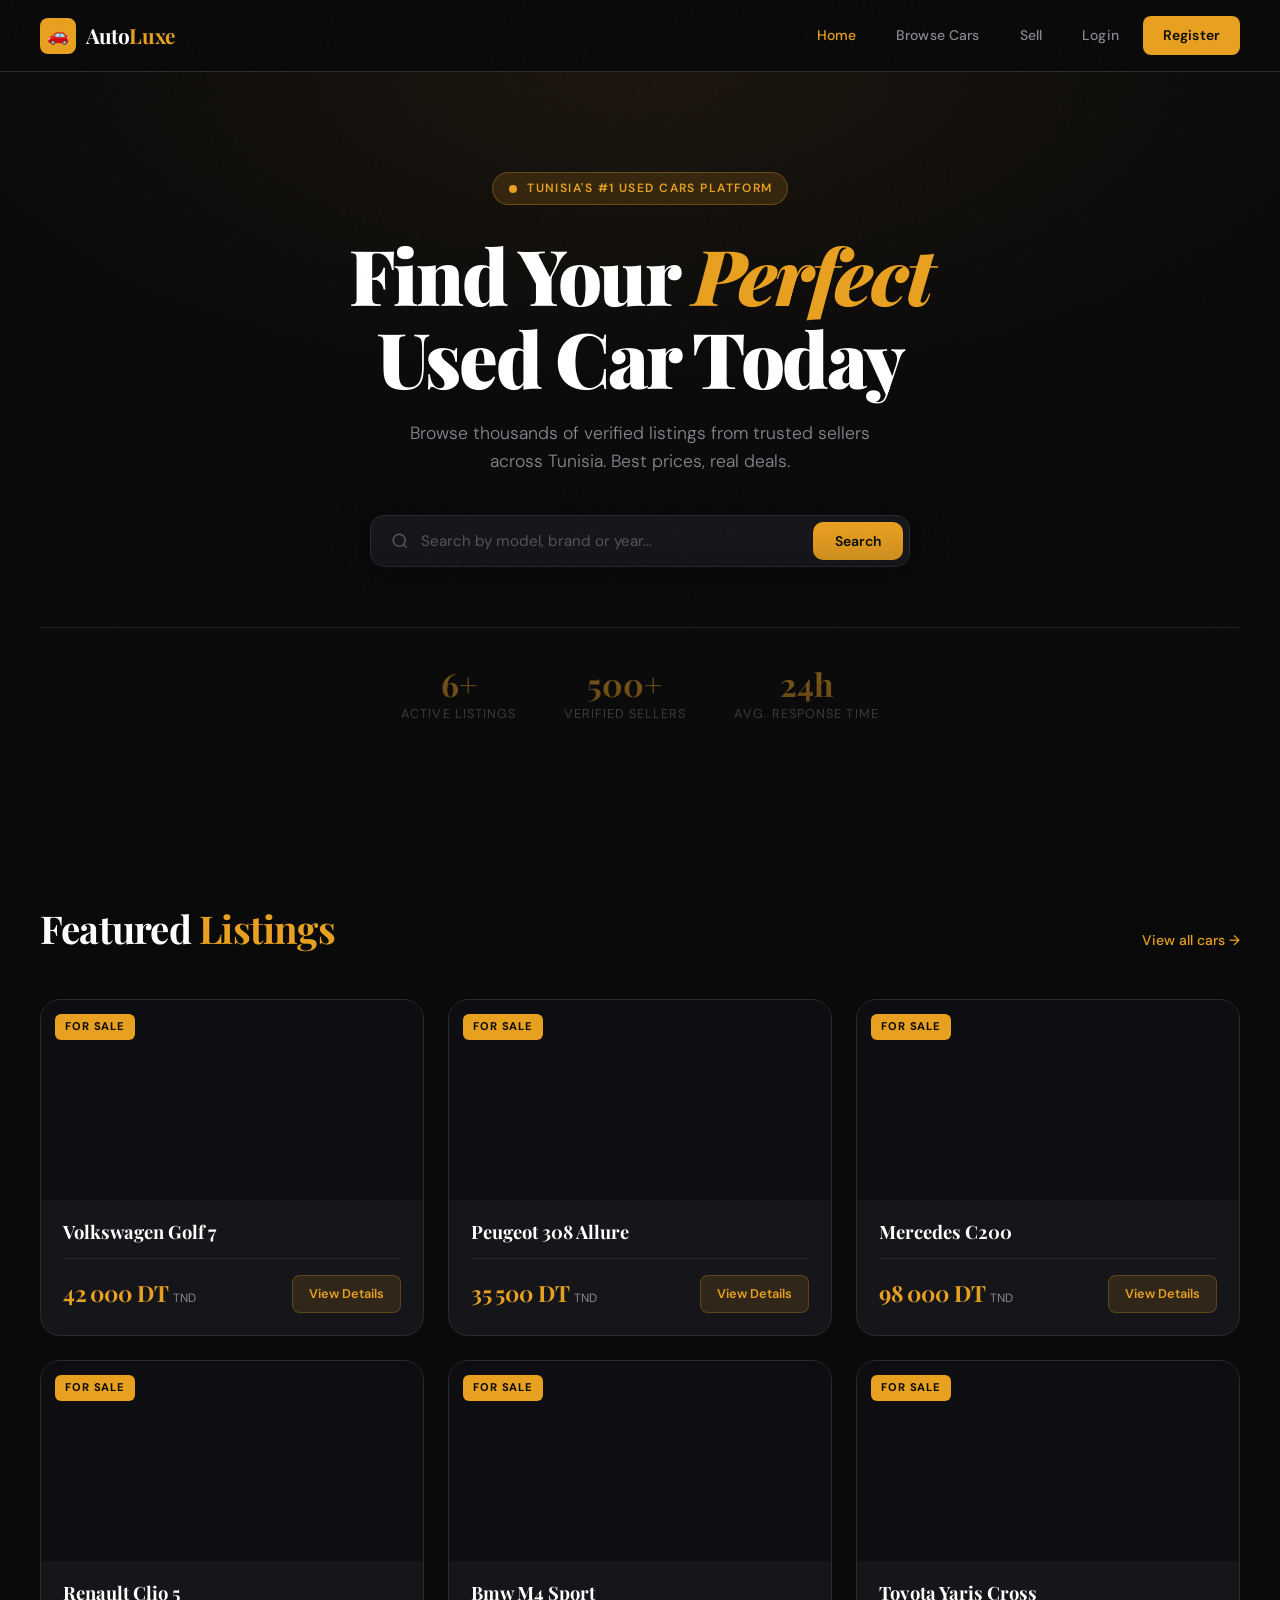
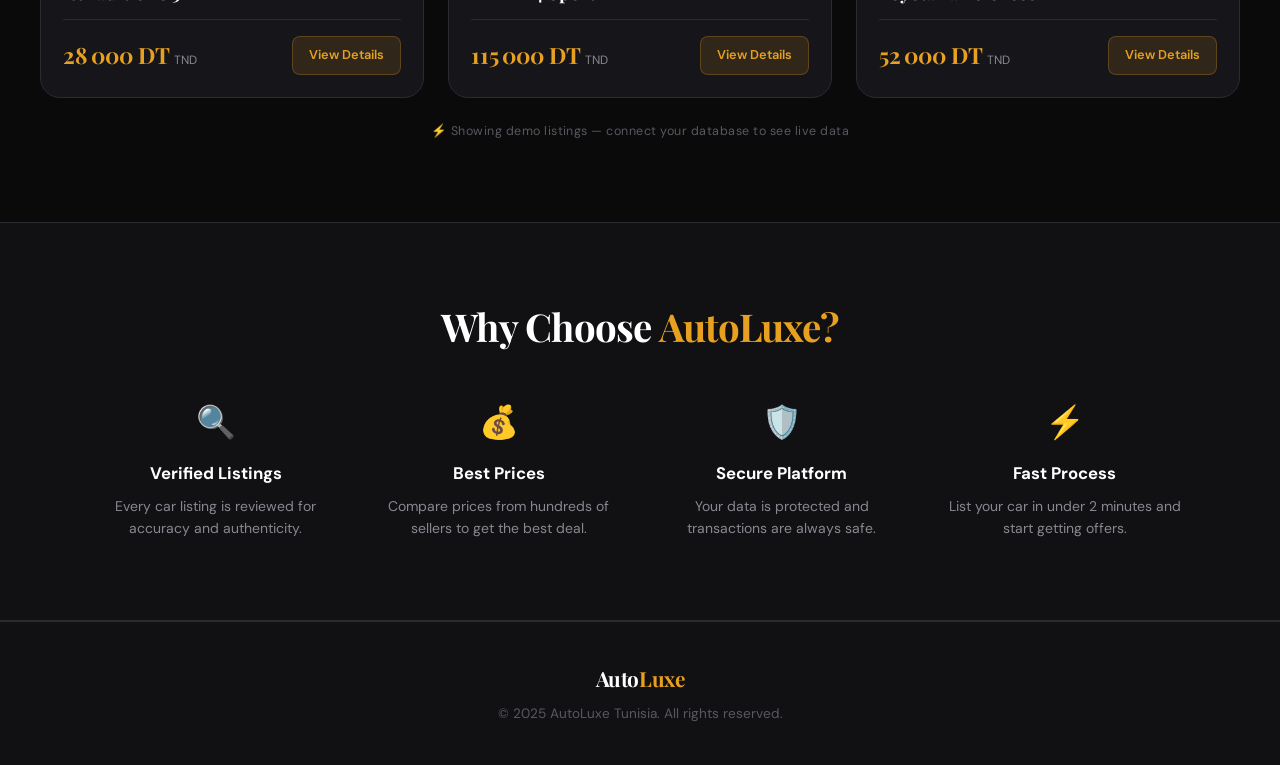
<file: index.html>
<!DOCTYPE html>
<html lang="en">
<head>
    <meta charset="UTF-8">
    <meta name="viewport" content="width=device-width, initial-scale=1.0">
    <title>AutoLuxe — Used Cars Marketplace Tunisia</title>
    <meta name="description" content="Find your dream car at the best prices in Tunisia. Thousands of verified used cars listed daily.">
    <link rel="stylesheet" href="style.css">
</head>
<body>
 
<!-- ── HEADER ── -->
<header>
    <a href="index.html" class="logo">
        <div class="logo-icon">🚗</div>
        <span class="logo-text">Auto<span>Luxe</span></span>
    </a>
    <nav>
        <a href="index.html" class="active">Home</a>
        <a href="products.html">Browse Cars</a>
        <a href="add_car.html">Sell</a>
        <a href="login.html">Login</a>
        <a href="register.html" class="btn-nav">Register</a>
    </nav>
</header>
 
<!-- ── HERO ── -->
<section class="hero">
    <div class="hero-eyebrow">
        <svg width="12" height="12" viewBox="0 0 12 12" fill="currentColor"><circle cx="6" cy="6" r="4"/></svg>
        Tunisia's #1 Used Cars Platform
    </div>
    <h1>Find Your <em>Perfect</em><br>Used Car Today</h1>
    <p>Browse thousands of verified listings from trusted sellers across Tunisia. Best prices, real deals.</p>
 
    <div class="search-wrap">
        <svg width="18" height="18" fill="none" stroke="currentColor" stroke-width="2" viewBox="0 0 24 24"><circle cx="11" cy="11" r="8"/><path d="m21 21-4.35-4.35"/></svg>
        <input type="text" id="search" placeholder="Search by model, brand or year...">
        <button class="search-btn" onclick="window.location.href='products.html'">Search</button>
    </div>
 
    <div class="hero-stats">
        <div class="stat-item">
            <div class="stat-num" id="stat-count">—</div>
            <div class="stat-label">Active Listings</div>
        </div>
        <div class="stat-item">
            <div class="stat-num">500+</div>
            <div class="stat-label">Verified Sellers</div>
        </div>
        <div class="stat-item">
            <div class="stat-num">24h</div>
            <div class="stat-label">Avg. Response Time</div>
        </div>
    </div>
</section>
 
<!-- ── FEATURED CARS ── -->
<div class="section">
    <div class="section-header">
        <h2 class="section-title">Featured <span>Listings</span></h2>
        <a href="products.html" class="section-link">View all cars →</a>
    </div>
    <div id="car-list" class="grid">
        <!-- Skeletons -->
        <div class="skeleton"><div class="skeleton-img"></div><div class="skeleton-body"><div class="skeleton-line w-40"></div><div class="skeleton-line w-80"></div><div class="skeleton-line w-60"></div></div></div>
        <div class="skeleton"><div class="skeleton-img"></div><div class="skeleton-body"><div class="skeleton-line w-40"></div><div class="skeleton-line w-80"></div><div class="skeleton-line w-60"></div></div></div>
        <div class="skeleton"><div class="skeleton-img"></div><div class="skeleton-body"><div class="skeleton-line w-40"></div><div class="skeleton-line w-80"></div><div class="skeleton-line w-60"></div></div></div>
    </div>
</div>
 
<!-- ── WHY US ── -->
<div style="background: var(--dark); border-top: 1px solid var(--border); border-bottom: 1px solid var(--border); padding: 80px 40px;">
    <div style="max-width:1100px; margin: 0 auto;">
        <h2 class="section-title" style="text-align:center; margin-bottom: 48px;">Why Choose <span>AutoLuxe?</span></h2>
        <div style="display: grid; grid-template-columns: repeat(auto-fit, minmax(220px, 1fr)); gap: 32px;">
            <div style="text-align: center;">
                <div style="font-size: 2rem; margin-bottom: 12px;">🔍</div>
                <h3 style="color: var(--white); margin-bottom: 8px; font-size: 1.05rem;">Verified Listings</h3>
                <p style="color: var(--text-muted); font-size: 0.875rem; line-height: 1.6;">Every car listing is reviewed for accuracy and authenticity.</p>
            </div>
            <div style="text-align: center;">
                <div style="font-size: 2rem; margin-bottom: 12px;">💰</div>
                <h3 style="color: var(--white); margin-bottom: 8px; font-size: 1.05rem;">Best Prices</h3>
                <p style="color: var(--text-muted); font-size: 0.875rem; line-height: 1.6;">Compare prices from hundreds of sellers to get the best deal.</p>
            </div>
            <div style="text-align: center;">
                <div style="font-size: 2rem; margin-bottom: 12px;">🛡️</div>
                <h3 style="color: var(--white); margin-bottom: 8px; font-size: 1.05rem;">Secure Platform</h3>
                <p style="color: var(--text-muted); font-size: 0.875rem; line-height: 1.6;">Your data is protected and transactions are always safe.</p>
            </div>
            <div style="text-align: center;">
                <div style="font-size: 2rem; margin-bottom: 12px;">⚡</div>
                <h3 style="color: var(--white); margin-bottom: 8px; font-size: 1.05rem;">Fast Process</h3>
                <p style="color: var(--text-muted); font-size: 0.875rem; line-height: 1.6;">List your car in under 2 minutes and start getting offers.</p>
            </div>
        </div>
    </div>
</div>
 
<footer>
    <p style="margin-bottom: 8px;">
        <span class="logo-text">Auto<span style="color: var(--amber);">Luxe</span></span>
    </p>
    <p>© 2025 AutoLuxe Tunisia. All rights reserved.</p>
</footer>
 
<div class="toast-container" id="toasts"></div>
<script src="script.js"></script>
</body>
</html>
</file>
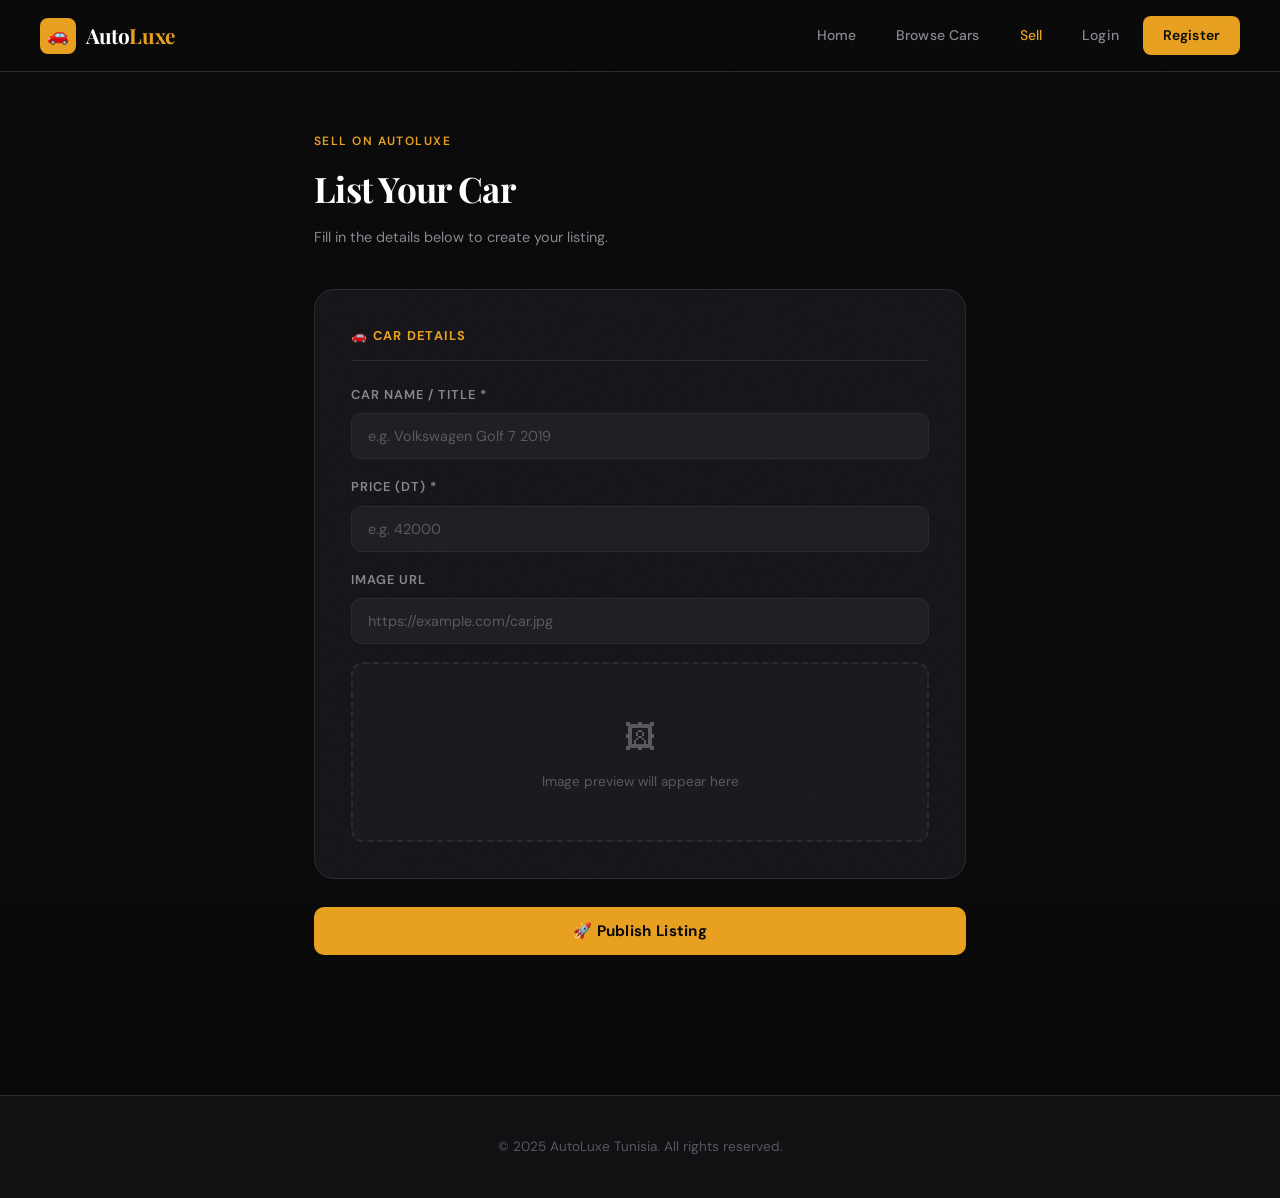
<file: add_car.html>
<!DOCTYPE html>
<html lang="en">
<head>
    <meta charset="UTF-8">
    <meta name="viewport" content="width=device-width, initial-scale=1.0">
    <title>Sell Your Car — AutoLuxe</title>
    <link rel="stylesheet" href="style.css">
</head>
<body>
 
<header>
    <a href="index.html" class="logo">
        <div class="logo-icon">🚗</div>
        <span class="logo-text">Auto<span>Luxe</span></span>
    </a>
    <nav>
        <a href="index.html">Home</a>
        <a href="products.html">Browse Cars</a>
        <a href="add_car.html" class="active">Sell</a>
        <a href="login.html">Login</a>
        <a href="register.html" class="btn-nav">Register</a>
    </nav>
</header>
 
<div class="add-car-page">
    <div class="page-header">
        <div class="eyebrow">Sell on AutoLuxe</div>
        <h1>List Your Car</h1>
        <p style="color: var(--text-muted); margin-top: 8px; font-size: 0.9rem;">Fill in the details below to create your listing.</p>
    </div>
 
    <form id="carForm">
        <div class="form-section">
            <div class="form-section-title">🚗 Car Details</div>
 
            <div class="form-group">
                <label for="title">Car Name / Title *</label>
                <input type="text" id="title" name="title" placeholder="e.g. Volkswagen Golf 7 2019" required>
            </div>
 
            <div class="form-group">
                <label for="price">Price (DT) *</label>
                <input type="number" id="price" name="price" placeholder="e.g. 42000" required min="0">
            </div>
 
            <div class="form-group">
                <label for="image">Image URL</label>
                <input type="url" id="image" name="image" placeholder="https://example.com/car.jpg">
            </div>
 
            <div class="image-preview-wrap" id="imagePreview">
                <div class="image-placeholder">
                    <div style="font-size: 2rem; margin-bottom: 8px;">🖼</div>
                    <div>Image preview will appear here</div>
                </div>
            </div>
        </div>
 
        <div id="alert-msg"></div>
 
        <button type="submit" class="btn-primary" id="submitBtn">
            🚀 Publish Listing
        </button>
    </form>
</div>
 
<footer>
    <p>© 2025 AutoLuxe Tunisia. All rights reserved.</p>
</footer>
 
<div class="toast-container" id="toasts"></div>
<script src="script.js"></script>
<script>
document.getElementById('image').addEventListener('input', function() {
    const wrap = document.getElementById('imagePreview');
    const url = this.value.trim();
    if (url) {
        wrap.innerHTML = '<img src="' + url + '" alt="Preview" onerror="this.parentElement.innerHTML=\'<div class=\\\"image-placeholder\\\"><div style=\\\"font-size:2rem;margin-bottom:8px\\\">❌</div><div>Could not load image</div></div>\'">';
    } else {
        wrap.innerHTML = '<div class="image-placeholder"><div style="font-size: 2rem; margin-bottom: 8px;">🖼</div><div>Image preview will appear here</div></div>';
    }
});
</script>
</body>
</html>
</file>
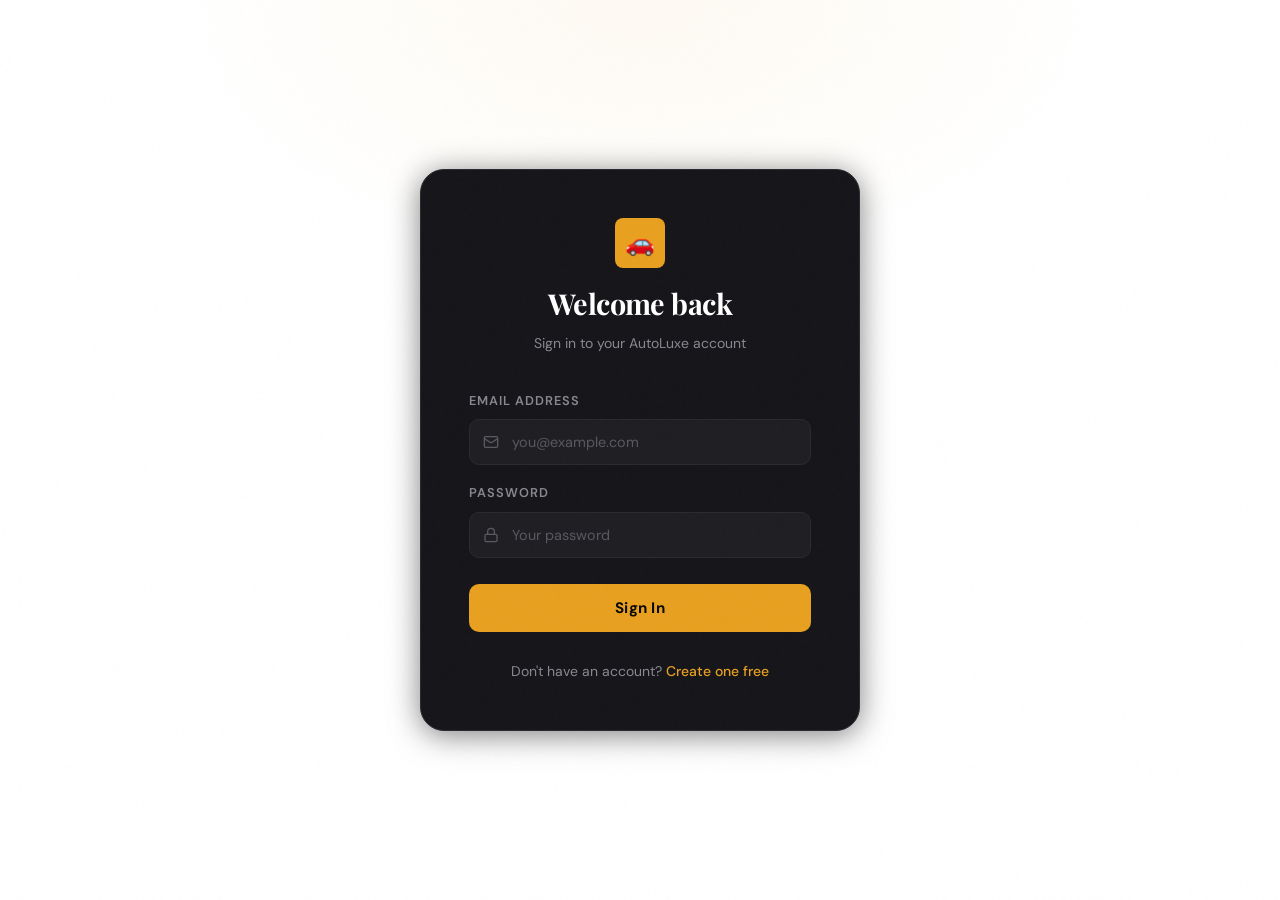
<file: login.html>
<!DOCTYPE html>
<html lang="en">
<head>
    <meta charset="UTF-8">
    <meta name="viewport" content="width=device-width, initial-scale=1.0">
    <title>Login — AutoLuxe</title>
    <link rel="stylesheet" href="style.css">
</head>
<body class="form-page">
 
<div class="form-card">
    <div class="form-logo">
        <a href="index.html" style="text-decoration:none; display:inline-block;">
            <div class="logo-icon" style="margin: 0 auto; width: 50px; height: 50px; font-size: 24px;">🚗</div>
        </a>
        <h2>Welcome back</h2>
        <p>Sign in to your AutoLuxe account</p>
    </div>
 
    <div id="alert-msg"></div>
 
    <form action="login_process.php" method="POST" id="loginForm">
        <div class="form-group">
            <label for="email">Email Address</label>
            <div class="input-group">
                <svg width="16" height="16" fill="none" stroke="currentColor" stroke-width="2" viewBox="0 0 24 24"><rect width="20" height="16" x="2" y="4" rx="2"/><path d="m22 7-8.97 5.7a1.94 1.94 0 0 1-2.06 0L2 7"/></svg>
                <input type="email" id="email" name="email" placeholder="you@example.com" required autocomplete="email">
            </div>
        </div>
 
        <div class="form-group">
            <label for="password">Password</label>
            <div class="input-group">
                <svg width="16" height="16" fill="none" stroke="currentColor" stroke-width="2" viewBox="0 0 24 24"><rect width="18" height="11" x="3" y="11" rx="2" ry="2"/><path d="M7 11V7a5 5 0 0 1 10 0v4"/></svg>
                <input type="password" id="password" name="password" placeholder="Your password" required autocomplete="current-password">
            </div>
        </div>
 
        <button type="submit" class="btn-primary" id="submitBtn">Sign In</button>
    </form>
 
    <div class="form-footer">
        Don't have an account? <a href="register.html">Create one free</a>
    </div>
</div>
 
<script>
// Client-side UX improvements
document.getElementById('loginForm').addEventListener('submit', function(e) {
    const btn = document.getElementById('submitBtn');
    btn.disabled = true;
    btn.textContent = 'Signing in…';
});
</script>
</body>
</html>
</file>
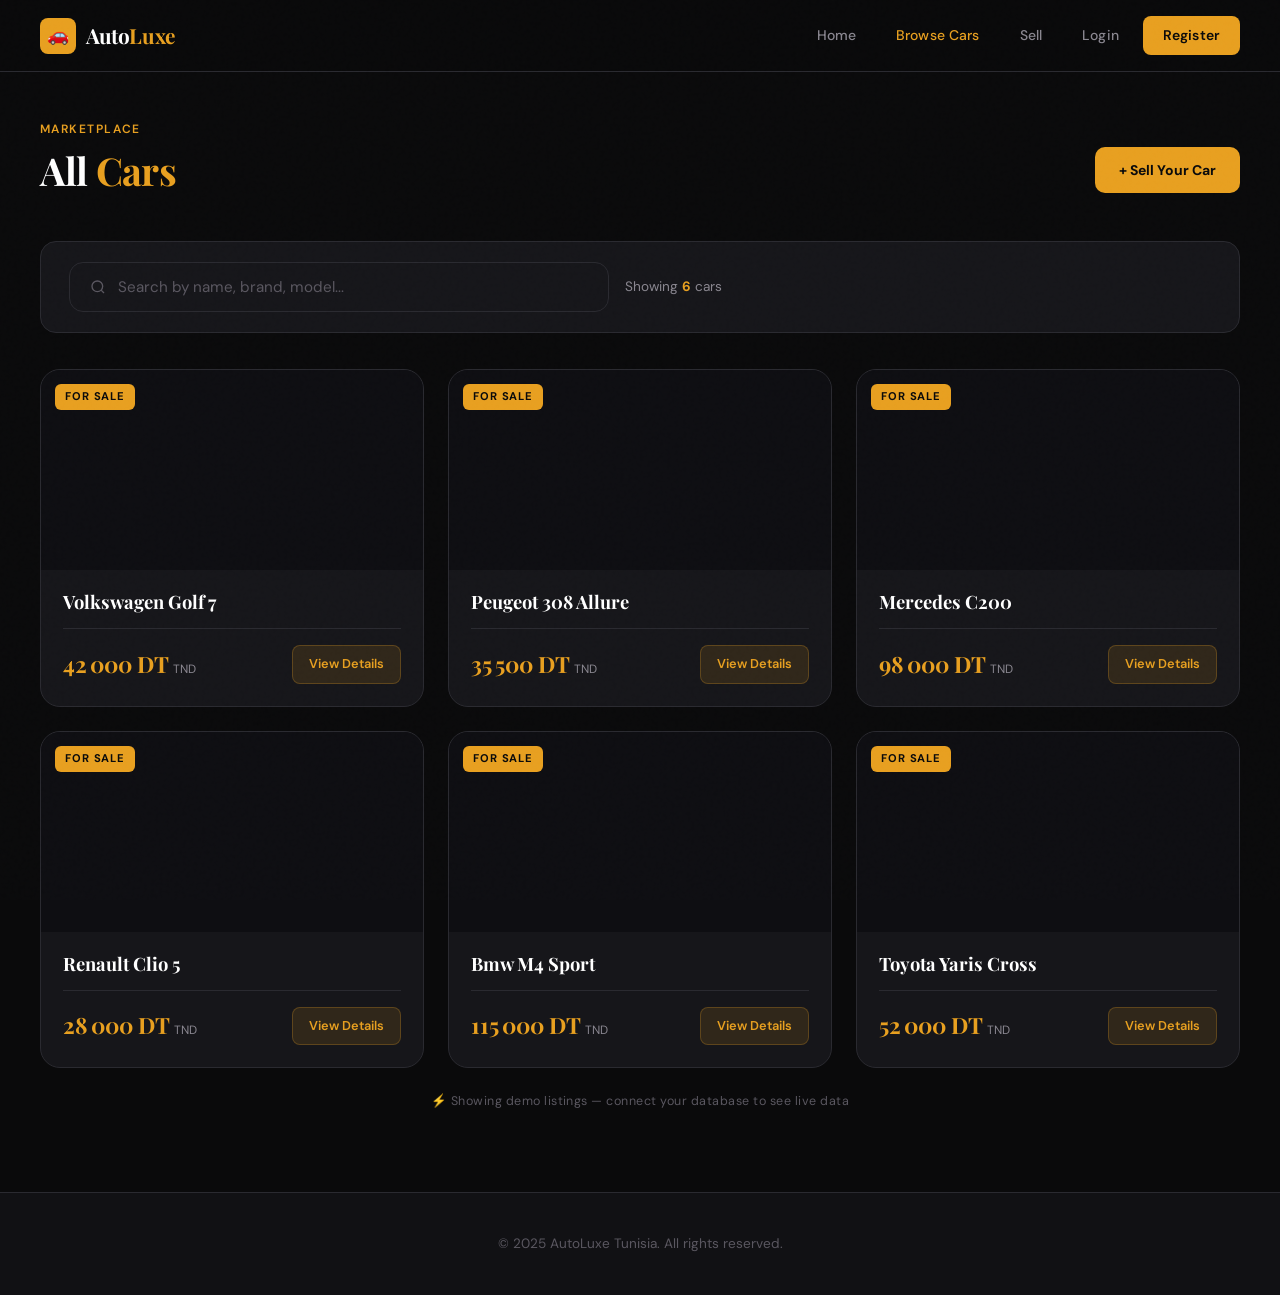
<file: products.html>
<!DOCTYPE html>
<html lang="en">
<head>
    <meta charset="UTF-8">
    <meta name="viewport" content="width=device-width, initial-scale=1.0">
    <title>Browse Cars — AutoLuxe</title>
    <link rel="stylesheet" href="style.css">
    <style>
        .filter-bar {
            background: var(--dark-card);
            border: 1px solid var(--border);
            border-radius: 16px;
            padding: 20px 28px;
            margin-bottom: 36px;
            display: flex;
            align-items: center;
            gap: 16px;
            flex-wrap: wrap;
        }
        .filter-bar .search-wrap {
            flex: 1;
            min-width: 220px;
            margin: 0;
            box-shadow: none;
        }
        .filter-count {
            font-size: 0.85rem;
            color: var(--text-muted);
            white-space: nowrap;
        }
        .filter-count strong { color: var(--amber); }
    </style>
</head>
<body>
 
<header>
    <a href="index.html" class="logo">
        <div class="logo-icon">🚗</div>
        <span class="logo-text">Auto<span>Luxe</span></span>
    </a>
    <nav>
        <a href="index.html">Home</a>
        <a href="products.html" class="active">Browse Cars</a>
        <a href="add_car.html">Sell</a>
        <a href="login.html">Login</a>
        <a href="register.html" class="btn-nav">Register</a>
    </nav>
</header>
 
<div class="section" style="padding-top: 48px;">
    <div class="section-header">
        <div>
            <div style="font-size: 0.75rem; font-weight: 600; letter-spacing: 0.12em; text-transform: uppercase; color: var(--amber); margin-bottom: 8px;">Marketplace</div>
            <h1 class="section-title">All <span>Cars</span></h1>
        </div>
        <a href="add_car.html" style="background: var(--amber); color: var(--black); padding: 12px 24px; border-radius: 10px; text-decoration: none; font-weight: 700; font-size: 0.875rem; transition: var(--transition);" onmouseover="this.style.background='#f5c460'" onmouseout="this.style.background='#e8a020'">+ Sell Your Car</a>
    </div>
 
    <div class="filter-bar">
        <div class="search-wrap" style="flex:1; min-width: 200px; margin: 0; box-shadow: none;">
            <svg width="16" height="16" fill="none" stroke="currentColor" stroke-width="2" viewBox="0 0 24 24"><circle cx="11" cy="11" r="8"/><path d="m21 21-4.35-4.35"/></svg>
            <input type="text" id="search" placeholder="Search by name, brand, model...">
        </div>
        <div class="filter-count">Showing <strong id="car-count">—</strong> cars</div>
    </div>
 
    <div id="car-list" class="grid">
        <div class="skeleton"><div class="skeleton-img"></div><div class="skeleton-body"><div class="skeleton-line w-40"></div><div class="skeleton-line w-80"></div><div class="skeleton-line w-60"></div></div></div>
        <div class="skeleton"><div class="skeleton-img"></div><div class="skeleton-body"><div class="skeleton-line w-40"></div><div class="skeleton-line w-80"></div><div class="skeleton-line w-60"></div></div></div>
        <div class="skeleton"><div class="skeleton-img"></div><div class="skeleton-body"><div class="skeleton-line w-40"></div><div class="skeleton-line w-80"></div><div class="skeleton-line w-60"></div></div></div>
        <div class="skeleton"><div class="skeleton-img"></div><div class="skeleton-body"><div class="skeleton-line w-40"></div><div class="skeleton-line w-80"></div><div class="skeleton-line w-60"></div></div></div>
    </div>
</div>
 
<footer>
    <p>© 2025 AutoLuxe Tunisia. All rights reserved.</p>
</footer>
 
<div class="toast-container" id="toasts"></div>
<script src="script.js"></script>
</body>
</html>
</file>
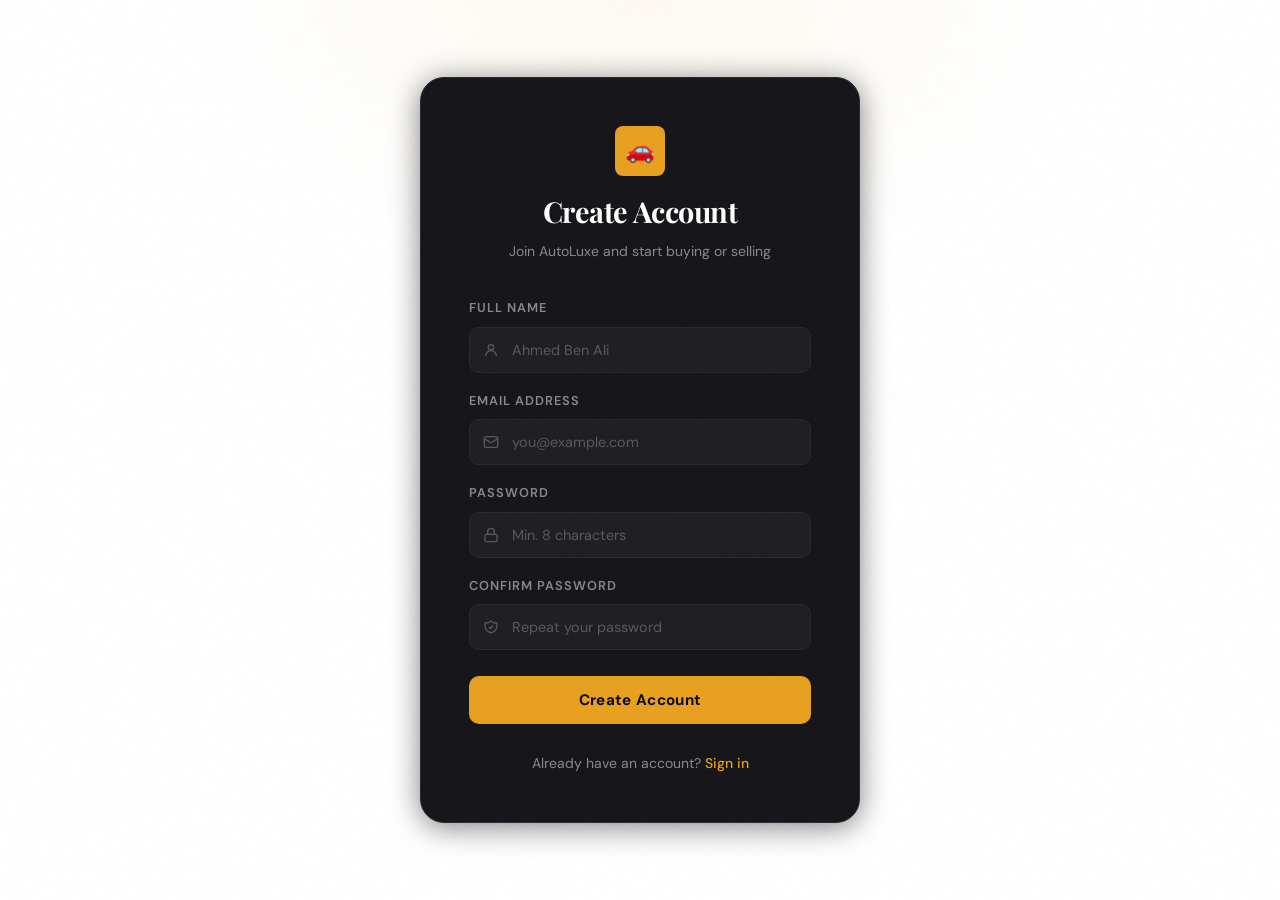
<file: register.html>
<!DOCTYPE html>
<html lang="en">
<head>
    <meta charset="UTF-8">
    <meta name="viewport" content="width=device-width, initial-scale=1.0">
    <title>Register — AutoLuxe</title>
    <link rel="stylesheet" href="style.css">
</head>
<body class="form-page">
 
<div class="form-card">
    <div class="form-logo">
        <a href="index.html" style="text-decoration:none; display:inline-block;">
            <div class="logo-icon" style="margin: 0 auto; width: 50px; height: 50px; font-size: 24px;">🚗</div>
        </a>
        <h2>Create Account</h2>
        <p>Join AutoLuxe and start buying or selling</p>
    </div>
 
    <form action="register.php" method="POST" id="registerForm">
        <div class="form-group">
            <label for="name">Full Name</label>
            <div class="input-group">
                <svg width="16" height="16" fill="none" stroke="currentColor" stroke-width="2" viewBox="0 0 24 24"><circle cx="12" cy="8" r="4"/><path d="M20 21a8 8 0 1 0-16 0"/></svg>
                <input type="text" id="name" name="name" placeholder="Ahmed Ben Ali" required autocomplete="name">
            </div>
        </div>
 
        <div class="form-group">
            <label for="email">Email Address</label>
            <div class="input-group">
                <svg width="16" height="16" fill="none" stroke="currentColor" stroke-width="2" viewBox="0 0 24 24"><rect width="20" height="16" x="2" y="4" rx="2"/><path d="m22 7-8.97 5.7a1.94 1.94 0 0 1-2.06 0L2 7"/></svg>
                <input type="email" id="email" name="email" placeholder="you@example.com" required autocomplete="email">
            </div>
        </div>
 
        <div class="form-group">
            <label for="password">Password</label>
            <div class="input-group">
                <svg width="16" height="16" fill="none" stroke="currentColor" stroke-width="2" viewBox="0 0 24 24"><rect width="18" height="11" x="3" y="11" rx="2" ry="2"/><path d="M7 11V7a5 5 0 0 1 10 0v4"/></svg>
                <input type="password" id="password" name="password" placeholder="Min. 8 characters" required autocomplete="new-password" minlength="8">
            </div>
        </div>
 
        <div class="form-group">
            <label for="confirm">Confirm Password</label>
            <div class="input-group">
                <svg width="16" height="16" fill="none" stroke="currentColor" stroke-width="2" viewBox="0 0 24 24"><path d="M9 12l2 2 4-4m5.618-4.016A11.955 11.955 0 0 1 12 2.944a11.955 11.955 0 0 1-8.618 3.04A12.02 12.02 0 0 0 3 9c0 5.591 3.824 10.29 9 11.622 5.176-1.332 9-6.03 9-11.622 0-1.042-.133-2.052-.382-3.016z"/></svg>
                <input type="password" id="confirm" name="confirm" placeholder="Repeat your password" required autocomplete="new-password">
            </div>
        </div>
 
        <div id="alert-msg"></div>
 
        <button type="submit" class="btn-primary" id="submitBtn">Create Account</button>
    </form>
 
    <div class="form-footer">
        Already have an account? <a href="login.html">Sign in</a>
    </div>
</div>
 
<script>
document.getElementById('registerForm').addEventListener('submit', function(e) {
    const pass = document.getElementById('password').value;
    const confirm = document.getElementById('confirm').value;
    const alertBox = document.getElementById('alert-msg');
 
    if (pass !== confirm) {
        e.preventDefault();
        alertBox.innerHTML = '<div class="alert alert-error">⚠️ Passwords do not match.</div>';
        return;
    }
 
    const btn = document.getElementById('submitBtn');
    btn.disabled = true;
    btn.textContent = 'Creating account…';
});
</script>
</body>
</html>
</file>
<file: style.css>
@import url('https://fonts.googleapis.com/css2?family=Playfair+Display:wght@400;700;900&family=DM+Sans:wght@300;400;500;600&display=swap');
 
:root {
    --black: #0a0a0b;
    --dark: #111114;
    --dark-card: #16161a;
    --border: #2a2a30;
    --amber: #e8a020;
    --amber-light: #f5c460;
    --amber-glow: rgba(232, 160, 32, 0.15);
    --text: #f0ede8;
    --text-muted: #8a8790;
    --text-dim: #5a5760;
    --white: #ffffff;
    --danger: #e05252;
    --success: #52c07a;
    --radius: 12px;
    --radius-lg: 20px;
    --shadow: 0 4px 30px rgba(0,0,0,0.5);
    --shadow-amber: 0 0 40px rgba(232, 160, 32, 0.12);
    --transition: 0.35s cubic-bezier(0.4, 0, 0.2, 1);
}
 
*, *::before, *::after { box-sizing: border-box; margin: 0; padding: 0; }
 
html { scroll-behavior: smooth; }
 
body {
    font-family: 'DM Sans', sans-serif;
    background: var(--black);
    color: var(--text);
    min-height: 100vh;
    line-height: 1.6;
    -webkit-font-smoothing: antialiased;
}
 
/* ── NOISE TEXTURE OVERLAY ── */
body::before {
    content: '';
    position: fixed;
    inset: 0;
    background-image: url("data:image/svg+xml,%3Csvg viewBox='0 0 256 256' xmlns='http://www.w3.org/2000/svg'%3E%3Cfilter id='noise'%3E%3CfeTurbulence type='fractalNoise' baseFrequency='0.9' numOctaves='4' stitchTiles='stitch'/%3E%3C/filter%3E%3Crect width='100%25' height='100%25' filter='url(%23noise)' opacity='0.04'/%3E%3C/svg%3E");
    pointer-events: none;
    z-index: 9999;
    opacity: 0.4;
}
 
/* ══════════════════════════════════════
   HEADER
══════════════════════════════════════ */
header {
    position: sticky;
    top: 0;
    z-index: 100;
    background: rgba(10,10,11,0.85);
    backdrop-filter: blur(20px);
    -webkit-backdrop-filter: blur(20px);
    border-bottom: 1px solid var(--border);
    padding: 0 40px;
    display: flex;
    align-items: center;
    justify-content: space-between;
    height: 72px;
}
 
.logo {
    display: flex;
    align-items: center;
    gap: 10px;
    text-decoration: none;
}
 
.logo-icon {
    width: 36px;
    height: 36px;
    background: var(--amber);
    border-radius: 8px;
    display: grid;
    place-items: center;
    font-size: 18px;
}
 
.logo-text {
    font-family: 'Playfair Display', serif;
    font-size: 1.3rem;
    font-weight: 700;
    color: var(--white);
    letter-spacing: -0.02em;
}
 
.logo-text span { color: var(--amber); }
 
nav {
    display: flex;
    align-items: center;
    gap: 8px;
}
 
nav a {
    color: var(--text-muted);
    text-decoration: none;
    font-size: 0.875rem;
    font-weight: 500;
    padding: 8px 16px;
    border-radius: 8px;
    transition: var(--transition);
    letter-spacing: 0.01em;
}
 
nav a:hover { color: var(--text); background: rgba(255,255,255,0.05); }
nav a.active { color: var(--amber); }
 
nav .btn-nav {
    background: var(--amber);
    color: var(--black);
    font-weight: 600;
    padding: 8px 20px;
    border-radius: 8px;
}
 
nav .btn-nav:hover { background: var(--amber-light); color: var(--black); }
 
/* ══════════════════════════════════════
   HERO SECTION
══════════════════════════════════════ */
.hero {
    position: relative;
    padding: 100px 40px;
    text-align: center;
    overflow: hidden;
    background: radial-gradient(ellipse 80% 60% at 50% 0%, rgba(232,160,32,0.08) 0%, transparent 70%);
}
 
.hero::after {
    content: '';
    position: absolute;
    inset: 0;
    background: linear-gradient(to bottom, transparent 60%, var(--black));
    pointer-events: none;
}
 
.hero-eyebrow {
    display: inline-flex;
    align-items: center;
    gap: 8px;
    background: var(--amber-glow);
    border: 1px solid rgba(232,160,32,0.3);
    color: var(--amber);
    font-size: 0.75rem;
    font-weight: 600;
    letter-spacing: 0.12em;
    text-transform: uppercase;
    padding: 6px 14px;
    border-radius: 100px;
    margin-bottom: 28px;
}
 
.hero h1 {
    font-family: 'Playfair Display', serif;
    font-size: clamp(2.5rem, 6vw, 5rem);
    font-weight: 900;
    line-height: 1.08;
    letter-spacing: -0.03em;
    color: var(--white);
    margin-bottom: 20px;
}
 
.hero h1 em {
    font-style: italic;
    color: var(--amber);
}
 
.hero p {
    color: var(--text-muted);
    font-size: 1.1rem;
    max-width: 500px;
    margin: 0 auto 40px;
    font-weight: 300;
}
 
/* SEARCH BAR */
.search-wrap {
    display: flex;
    align-items: center;
    max-width: 540px;
    margin: 0 auto;
    background: var(--dark-card);
    border: 1px solid var(--border);
    border-radius: 14px;
    padding: 6px 6px 6px 20px;
    transition: var(--transition);
    box-shadow: var(--shadow);
}
 
.search-wrap:focus-within {
    border-color: var(--amber);
    box-shadow: var(--shadow-amber);
}
 
.search-wrap svg { color: var(--text-dim); flex-shrink: 0; }
 
#search {
    flex: 1;
    background: transparent;
    border: none;
    outline: none;
    color: var(--text);
    font-family: 'DM Sans', sans-serif;
    font-size: 0.95rem;
    padding: 8px 12px;
}
 
#search::placeholder { color: var(--text-dim); }
 
.search-btn {
    background: var(--amber);
    color: var(--black);
    border: none;
    border-radius: 10px;
    padding: 10px 22px;
    font-family: 'DM Sans', sans-serif;
    font-size: 0.875rem;
    font-weight: 600;
    cursor: pointer;
    transition: var(--transition);
    white-space: nowrap;
}
 
.search-btn:hover { background: var(--amber-light); }
 
/* STATS ROW */
.hero-stats {
    display: flex;
    justify-content: center;
    gap: 48px;
    margin-top: 60px;
    padding-top: 40px;
    border-top: 1px solid var(--border);
}
 
.stat-item { text-align: center; }
 
.stat-num {
    font-family: 'Playfair Display', serif;
    font-size: 2rem;
    font-weight: 700;
    color: var(--amber);
    line-height: 1;
}
 
.stat-label {
    font-size: 0.8rem;
    color: var(--text-muted);
    text-transform: uppercase;
    letter-spacing: 0.08em;
    margin-top: 4px;
}
 
/* ══════════════════════════════════════
   SECTION LAYOUT
══════════════════════════════════════ */
.section {
    padding: 80px 40px;
    max-width: 1280px;
    margin: 0 auto;
}
 
.section-header {
    display: flex;
    align-items: flex-end;
    justify-content: space-between;
    margin-bottom: 48px;
    gap: 20px;
}
 
.section-title {
    font-family: 'Playfair Display', serif;
    font-size: clamp(1.6rem, 3vw, 2.4rem);
    font-weight: 700;
    color: var(--white);
    letter-spacing: -0.02em;
    line-height: 1.2;
}
 
.section-title span { color: var(--amber); }
 
.section-link {
    color: var(--amber);
    text-decoration: none;
    font-size: 0.875rem;
    font-weight: 500;
    display: flex;
    align-items: center;
    gap: 6px;
    transition: var(--transition);
    white-space: nowrap;
}
 
.section-link:hover { gap: 10px; }
 
/* ══════════════════════════════════════
   CAR GRID & CARDS
══════════════════════════════════════ */
.grid {
    display: grid;
    grid-template-columns: repeat(auto-fill, minmax(300px, 1fr));
    gap: 24px;
}
 
.card {
    background: var(--dark-card);
    border: 1px solid var(--border);
    border-radius: var(--radius-lg);
    overflow: hidden;
    transition: var(--transition);
    cursor: pointer;
    position: relative;
}
 
.card:hover {
    border-color: rgba(232,160,32,0.4);
    transform: translateY(-6px);
    box-shadow: 0 20px 60px rgba(0,0,0,0.6), var(--shadow-amber);
}
 
.card-img-wrap {
    position: relative;
    height: 200px;
    overflow: hidden;
    background: #0e0e12;
}
 
.card img {
    width: 100%;
    height: 100%;
    object-fit: cover;
    transition: transform 0.6s cubic-bezier(0.4, 0, 0.2, 1);
    display: block;
}
 
.card:hover img { transform: scale(1.07); }
 
.card-badge {
    position: absolute;
    top: 14px;
    left: 14px;
    background: var(--amber);
    color: var(--black);
    font-size: 0.7rem;
    font-weight: 700;
    letter-spacing: 0.08em;
    text-transform: uppercase;
    padding: 4px 10px;
    border-radius: 6px;
}
 
.card-body {
    padding: 20px 22px 22px;
}
 
.card-brand {
    font-size: 0.72rem;
    text-transform: uppercase;
    letter-spacing: 0.1em;
    color: var(--amber);
    font-weight: 600;
    margin-bottom: 6px;
}
 
.card h3 {
    font-family: 'Playfair Display', serif;
    font-size: 1.15rem;
    font-weight: 700;
    color: var(--white);
    margin-bottom: 14px;
    line-height: 1.3;
}
 
.card-meta {
    display: flex;
    gap: 16px;
    margin-bottom: 18px;
}
 
.card-meta-item {
    display: flex;
    align-items: center;
    gap: 5px;
    font-size: 0.78rem;
    color: var(--text-muted);
}
 
.card-footer {
    display: flex;
    align-items: center;
    justify-content: space-between;
    padding-top: 16px;
    border-top: 1px solid var(--border);
}
 
.card-price {
    font-family: 'Playfair Display', serif;
    font-size: 1.4rem;
    font-weight: 700;
    color: var(--amber);
}
 
.card-price span {
    font-family: 'DM Sans', sans-serif;
    font-size: 0.75rem;
    color: var(--text-muted);
    font-weight: 400;
    margin-left: 4px;
}
 
.btn-card {
    background: rgba(232,160,32,0.12);
    color: var(--amber);
    border: 1px solid rgba(232,160,32,0.25);
    border-radius: 8px;
    padding: 8px 16px;
    font-size: 0.8rem;
    font-weight: 600;
    cursor: pointer;
    transition: var(--transition);
    text-decoration: none;
    font-family: 'DM Sans', sans-serif;
}
 
.btn-card:hover {
    background: var(--amber);
    color: var(--black);
    border-color: var(--amber);
}
 
/* Delete button on card */
.btn-delete {
    background: rgba(224,82,82,0.1);
    color: var(--danger);
    border: 1px solid rgba(224,82,82,0.2);
    border-radius: 8px;
    padding: 6px 12px;
    font-size: 0.75rem;
    font-weight: 600;
    cursor: pointer;
    transition: var(--transition);
    font-family: 'DM Sans', sans-serif;
    position: absolute;
    top: 14px;
    right: 14px;
    display: none;
}
 
.card:hover .btn-delete { display: block; }
.btn-delete:hover { background: var(--danger); color: white; }
 
/* EMPTY STATE */
.empty-state {
    grid-column: 1 / -1;
    text-align: center;
    padding: 80px 20px;
    color: var(--text-muted);
}
 
.empty-state svg { margin-bottom: 16px; opacity: 0.3; }
.empty-state h3 { font-size: 1.1rem; color: var(--text-dim); margin-bottom: 8px; }
 
/* ══════════════════════════════════════
   FORMS (Login / Register / Add Car)
══════════════════════════════════════ */
.form-page {
    min-height: 100vh;
    display: grid;
    place-items: center;
    padding: 40px 20px;
    background: radial-gradient(ellipse 60% 50% at 50% 0%, rgba(232,160,32,0.06) 0%, transparent 60%);
}
 
.form-card {
    background: var(--dark-card);
    border: 1px solid var(--border);
    border-radius: 24px;
    padding: 48px;
    width: 100%;
    max-width: 440px;
    box-shadow: var(--shadow);
}
 
.form-logo {
    text-align: center;
    margin-bottom: 36px;
}
 
.form-logo h2 {
    font-family: 'Playfair Display', serif;
    font-size: 1.8rem;
    font-weight: 700;
    color: var(--white);
    margin-top: 12px;
    letter-spacing: -0.02em;
}
 
.form-logo p {
    color: var(--text-muted);
    font-size: 0.875rem;
    margin-top: 6px;
}
 
.form-group {
    margin-bottom: 18px;
}
 
label {
    display: block;
    font-size: 0.8rem;
    font-weight: 600;
    color: var(--text-muted);
    text-transform: uppercase;
    letter-spacing: 0.08em;
    margin-bottom: 8px;
}
 
input[type="text"],
input[type="email"],
input[type="password"],
input[type="number"],
input[type="url"],
select,
textarea {
    width: 100%;
    background: rgba(255,255,255,0.04);
    border: 1px solid var(--border);
    border-radius: 10px;
    padding: 13px 16px;
    color: var(--text);
    font-family: 'DM Sans', sans-serif;
    font-size: 0.9rem;
    outline: none;
    transition: var(--transition);
    -webkit-appearance: none;
}
 
input:focus,
select:focus,
textarea:focus {
    border-color: var(--amber);
    background: rgba(232,160,32,0.04);
    box-shadow: 0 0 0 3px rgba(232,160,32,0.1);
}
 
input::placeholder { color: var(--text-dim); }
 
textarea { resize: vertical; min-height: 100px; }
 
/* PRIMARY BUTTON */
.btn-primary {
    width: 100%;
    background: var(--amber);
    color: var(--black);
    border: none;
    border-radius: 10px;
    padding: 14px;
    font-family: 'DM Sans', sans-serif;
    font-size: 0.95rem;
    font-weight: 700;
    cursor: pointer;
    transition: var(--transition);
    letter-spacing: 0.02em;
    margin-top: 8px;
}
 
.btn-primary:hover {
    background: var(--amber-light);
    transform: translateY(-1px);
    box-shadow: 0 8px 25px rgba(232,160,32,0.3);
}
 
.btn-primary:active { transform: translateY(0); }
 
.btn-primary:disabled {
    opacity: 0.5;
    cursor: not-allowed;
    transform: none;
}
 
.form-footer {
    text-align: center;
    margin-top: 28px;
    font-size: 0.875rem;
    color: var(--text-muted);
}
 
.form-footer a { color: var(--amber); text-decoration: none; font-weight: 500; }
.form-footer a:hover { text-decoration: underline; }
 
/* ALERT MESSAGES */
.alert {
    padding: 12px 16px;
    border-radius: 10px;
    font-size: 0.875rem;
    margin-bottom: 20px;
    display: flex;
    align-items: center;
    gap: 10px;
}
 
.alert-error { background: rgba(224,82,82,0.1); border: 1px solid rgba(224,82,82,0.25); color: #f08080; }
.alert-success { background: rgba(82,192,122,0.1); border: 1px solid rgba(82,192,122,0.25); color: #80e0a0; }
 
/* INPUT GROUP (icon + input) */
.input-group {
    position: relative;
}
 
.input-group svg {
    position: absolute;
    left: 14px;
    top: 50%;
    transform: translateY(-50%);
    color: var(--text-dim);
    pointer-events: none;
}
 
.input-group input { padding-left: 42px; }
 
/* ══════════════════════════════════════
   ADD CAR PAGE
══════════════════════════════════════ */
.add-car-page {
    max-width: 700px;
    margin: 60px auto;
    padding: 0 24px 80px;
}
 
.page-header {
    margin-bottom: 40px;
}
 
.page-header .eyebrow {
    font-size: 0.75rem;
    font-weight: 600;
    letter-spacing: 0.12em;
    text-transform: uppercase;
    color: var(--amber);
    margin-bottom: 10px;
}
 
.page-header h1 {
    font-family: 'Playfair Display', serif;
    font-size: 2.2rem;
    font-weight: 700;
    color: var(--white);
    letter-spacing: -0.02em;
}
 
.form-section {
    background: var(--dark-card);
    border: 1px solid var(--border);
    border-radius: 20px;
    padding: 36px;
    margin-bottom: 20px;
}
 
.form-section-title {
    font-size: 0.8rem;
    font-weight: 700;
    letter-spacing: 0.1em;
    text-transform: uppercase;
    color: var(--amber);
    margin-bottom: 24px;
    padding-bottom: 14px;
    border-bottom: 1px solid var(--border);
}
 
.form-row {
    display: grid;
    grid-template-columns: 1fr 1fr;
    gap: 16px;
}
 
.image-preview-wrap {
    margin-top: 12px;
    height: 180px;
    border-radius: 12px;
    border: 2px dashed var(--border);
    display: grid;
    place-items: center;
    overflow: hidden;
    background: rgba(255,255,255,0.02);
    transition: var(--transition);
}
 
.image-preview-wrap img {
    width: 100%;
    height: 100%;
    object-fit: cover;
    border-radius: 10px;
}
 
.image-placeholder {
    color: var(--text-dim);
    font-size: 0.85rem;
    text-align: center;
}
 
/* ══════════════════════════════════════
   TOAST NOTIFICATIONS
══════════════════════════════════════ */
.toast-container {
    position: fixed;
    bottom: 32px;
    right: 32px;
    z-index: 9000;
    display: flex;
    flex-direction: column;
    gap: 10px;
}
 
.toast {
    background: var(--dark-card);
    border: 1px solid var(--border);
    border-radius: 12px;
    padding: 14px 20px;
    display: flex;
    align-items: center;
    gap: 12px;
    box-shadow: var(--shadow);
    font-size: 0.875rem;
    color: var(--text);
    animation: slideUp 0.4s cubic-bezier(0.34, 1.56, 0.64, 1) forwards;
    min-width: 280px;
    max-width: 360px;
}
 
.toast.success { border-left: 3px solid var(--success); }
.toast.error { border-left: 3px solid var(--danger); }
.toast.fade-out { animation: fadeOut 0.3s ease forwards; }
 
@keyframes slideUp {
    from { opacity: 0; transform: translateY(20px); }
    to { opacity: 1; transform: translateY(0); }
}
 
@keyframes fadeOut {
    to { opacity: 0; transform: translateY(10px); }
}
 
/* ══════════════════════════════════════
   SKELETON LOADER
══════════════════════════════════════ */
.skeleton {
    background: linear-gradient(90deg, var(--dark-card) 25%, #1e1e24 50%, var(--dark-card) 75%);
    background-size: 200% 100%;
    animation: shimmer 1.5s infinite;
    border-radius: var(--radius-lg);
    border: 1px solid var(--border);
}
 
.skeleton-img { height: 200px; }
.skeleton-body { padding: 20px; }
.skeleton-line { height: 12px; border-radius: 6px; margin-bottom: 10px; }
.skeleton-line.w-60 { width: 60%; }
.skeleton-line.w-80 { width: 80%; }
.skeleton-line.w-40 { width: 40%; }
 
@keyframes shimmer {
    0% { background-position: 200% 0; }
    100% { background-position: -200% 0; }
}
 
/* ══════════════════════════════════════
   FOOTER
══════════════════════════════════════ */
footer {
    background: var(--dark);
    border-top: 1px solid var(--border);
    padding: 40px;
    text-align: center;
    color: var(--text-dim);
    font-size: 0.85rem;
}
 
footer a { color: var(--amber); text-decoration: none; }
 
/* ══════════════════════════════════════
   UTILITY CLASSES
══════════════════════════════════════ */
.hidden { display: none !important; }
.text-amber { color: var(--amber); }
.text-muted { color: var(--text-muted); }
 
/* ══════════════════════════════════════
   RESPONSIVE
══════════════════════════════════════ */
@media (max-width: 768px) {
    header { padding: 0 20px; height: 64px; }
    nav a:not(.btn-nav) { display: none; }
    .hero { padding: 60px 20px; }
    .hero-stats { gap: 24px; flex-wrap: wrap; }
    .section { padding: 60px 20px; }
    .form-card { padding: 32px 24px; }
    .form-row { grid-template-columns: 1fr; }
    .form-section { padding: 24px; }
    .add-car-page { margin: 30px auto; }
    .section-header { flex-direction: column; align-items: flex-start; }
    .grid { grid-template-columns: 1fr; }
    .hero-stats { display: none; }
}
 
@media (max-width: 480px) {
    .search-wrap { flex-direction: column; align-items: stretch; padding: 12px; gap: 10px; }
    .search-btn { width: 100%; }
}
</file>
